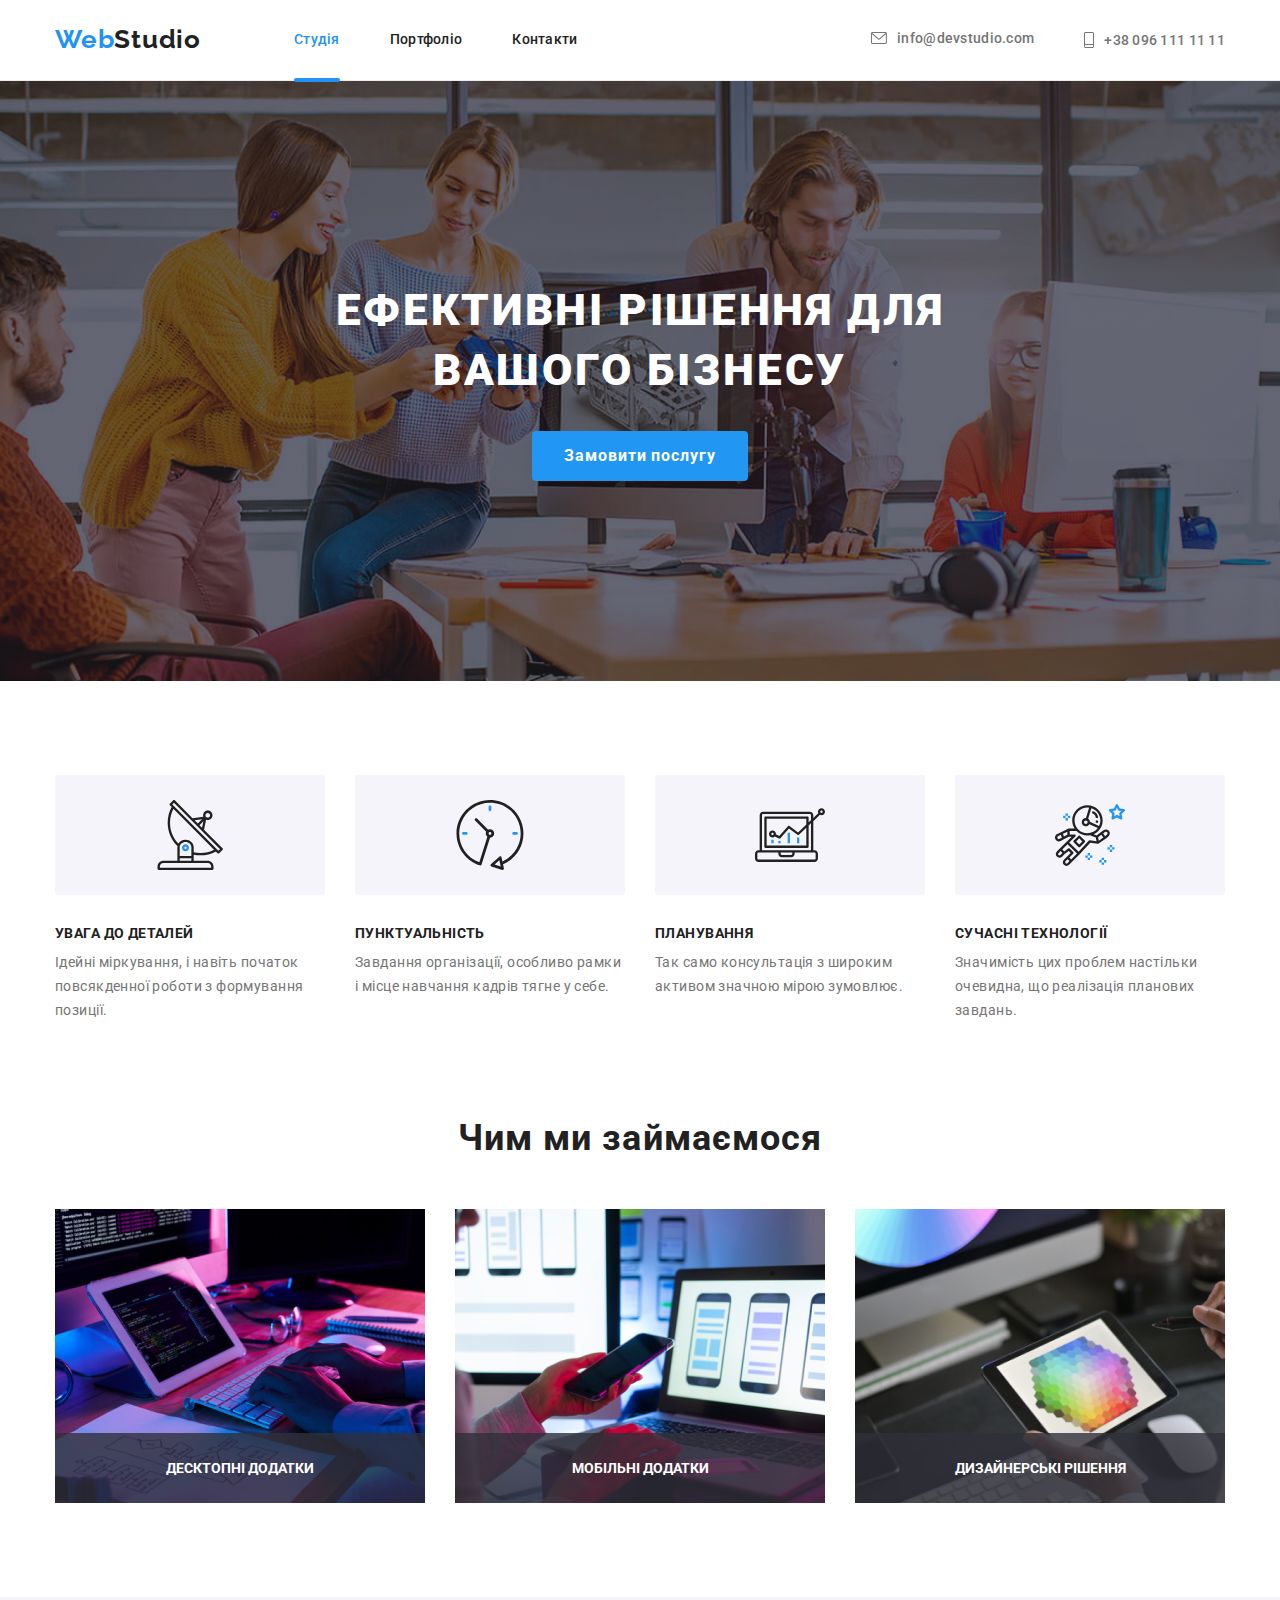
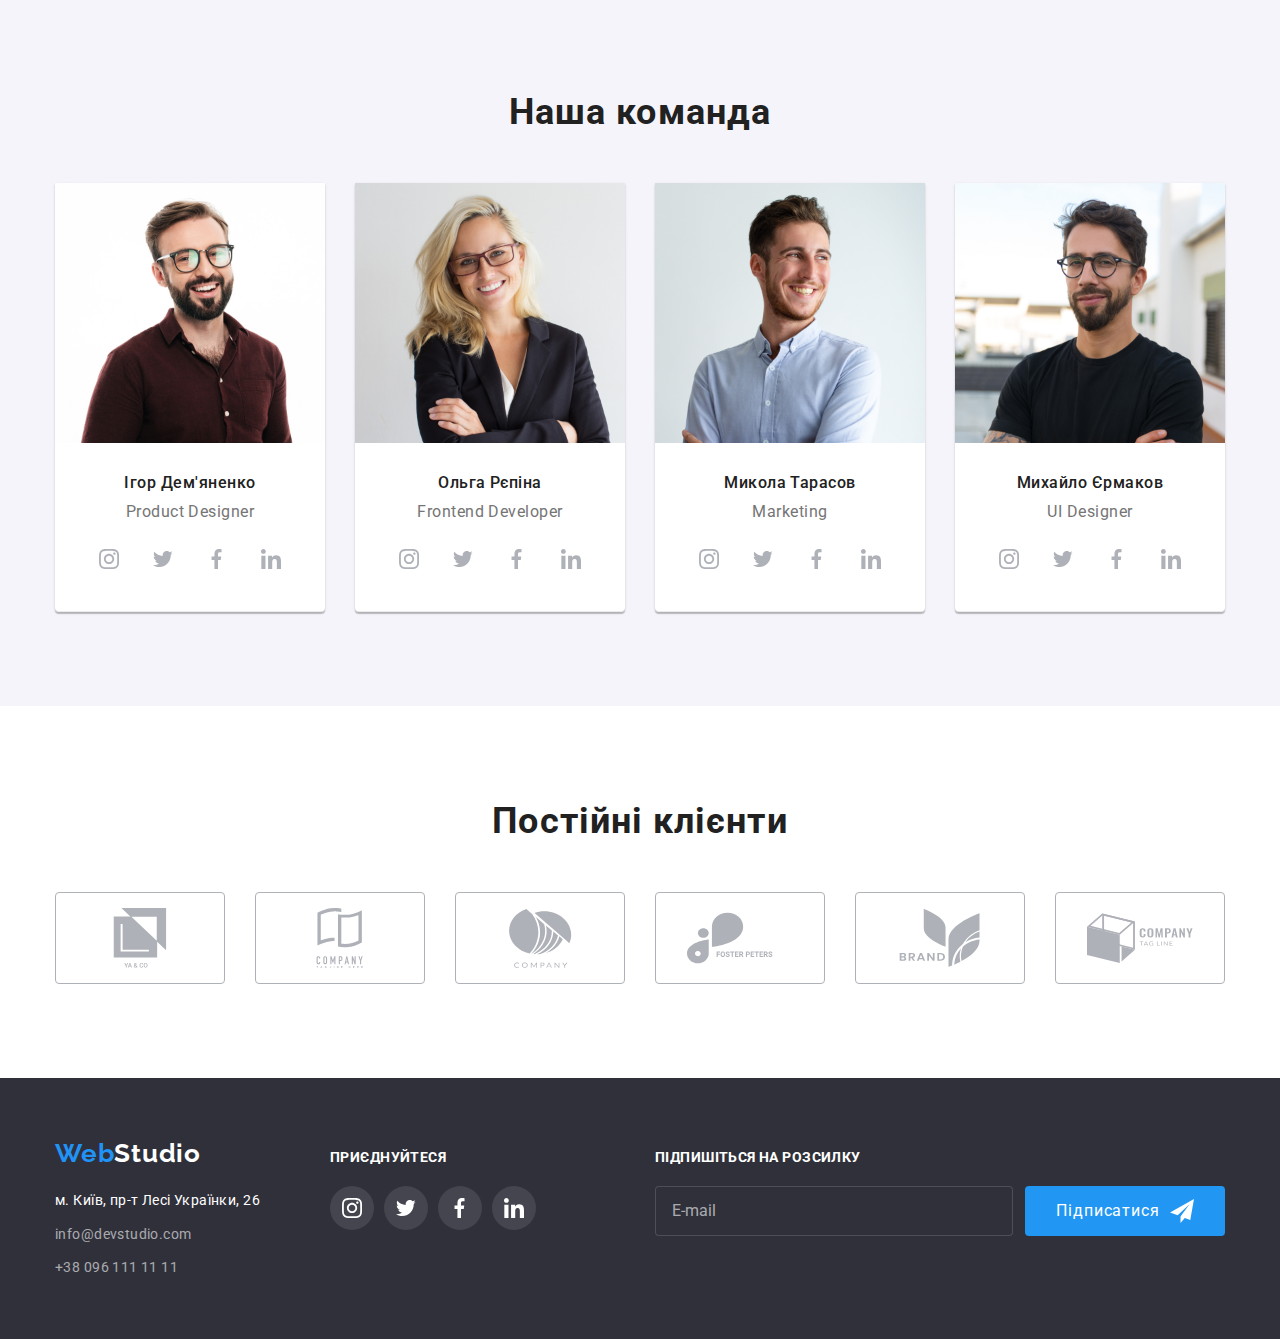
<file: index.html>
<!DOCTYPE html>
<html lang="uk">
  <head>
    <meta charset="UTF-8" />
    <meta http-equiv="X-UA-Compatible" content="IE=edge" />
    <meta name="viewport" content="width=device-width, initial-scale=1.0" />
    <title>WebStudio</title>
    <link href="https://fonts.googleapis.com/css2?family=Raleway:wght@700&family=Roboto:wght@400;500;700;900&display=swap" rel="stylesheet">
    <link rel="stylesheet" href="https://cdn.jsdelivr.net/npm/modern-normalize@1.1.0/modern-normalize.min.css">
    <link rel="stylesheet" href="./css/styles.css">
  </head>
  <body>
    <header class="header">
      <div class="header-container container">
      <nav class="nav-header">
        <a href="logo" class="logo">Web<span class="logo-dark">Studio</span></a>
        <ul class="nav-list list">
          <li class="header-item"><a href="index.html" class="nav-link current link">Студія</a></li>
          <li class="header-item"><a href="./portfolio.html" class="nav-link link">Портфоліо</a></li>
          <li class="header-item"><a href="#Контакти" class="nav-link link">Контакти</a></li>
        </ul>
      </nav>
      <ul class="address-list list">
        <li class="address-item">
          <a href="mailto:info@devstudio.com" class="address-link link"><svg class="address-icon" width="16" height="12"><use href="./images/icons.svg#icon-mail"></use></svg>info@devstudio.com</a>
        </li>
        <li class="address-item">
          <a href="tel:+380961111111" class="address-link link"><svg class="address-icon" width="10" height="16"><use href="./images/icons.svg#icon-phone"></use></svg>+38 096 111 11 11</a></li>
      </ul>
    </div>
    </header>
    <main>
      <section class="baner-header section">
        <div class="baner-container container">
        <h1 class="baner-text">Ефективні рішення для вашого бізнесу</h1>
        <button type="button" class="baner-button" data-modal-open>Замовити послугу</button>
      </div>
      </section>
      <section class="features section">
        <div class="container">
        <h2 hidden>Чим ми особливі</h2>
        <ul class="features-list list">
          <li class="features-item">
            <div class="features-wrapper">
        <svg class="features-icon" width="70" height="70"><use href="./images/icons.svg#icon-group"></use></svg>
      </div>
            <h3 class="features-title">УВАГА ДО ДЕТАЛЕЙ</h3>
            <p class="features-text">
              Ідейні міркування, і навіть початок повсякденної роботи з
              формування позиції.
            </p>
          </li>
          <li class="features-item">
            <div class="features-wrapper">
            <svg class="features-icon" width="70" height="70"><use href="./images/icons.svg#icon-clock"></use></svg>
          </div>
            <h3 class="features-title">ПУНКТУАЛЬНІСТЬ</h3>
            <p class="features-text">
              Завдання організації, особливо рамки і місце навчання кадрів тягне
              у себе.
            </p>
          </li>
          <li class="features-item">
            <div class="features-wrapper">
            <svg class="features-icon" width="70" height="70"><use href="./images/icons.svg#icon-diagram"></use></svg>
          </div>
            <h3 class="features-title">ПЛАНУВАННЯ</h3>
            <p class="features-text">
              Так само консультація з широким активом значною мірою зумовлює.
            </p>
          </li>
          <li class="features-item">
            <div class="features-wrapper">
            <svg class="features-icon" width="70" height="70"><use href="./images/icons.svg#icon-astronaut"></use></svg>
            </div>
            <h3 class="features-title">СУЧАСНІ ТЕХНОЛОГІЇ</h3>
            <p class="features-text">
              Значимість цих проблем настільки очевидна, що реалізація планових
              завдань.
            </p>
          </li>
        </ul>
      </div>
      </section>
      <section class="examples section ">
        <div class="examples-container container">
        <h2 class="examples-title">Чим ми займаємося</h2>
        <ul class="examples-list list">
          <li class="examples-item">
            <div class="activity">
            <img
              src="./images/computer.jpg"
              alt="зображення рук на клавіатурі"
              width="370"
            />
            <p class="activity-text">Десктопні додатки</p>
            </div>
          </li>
          <li class="examples-item">
            <div class="activity">
            <img
              src="./images/phone.jpg"
              alt="зображення телефоу в руках"
              width="370"
            />
            <p class="activity-text">Мобільні додатки</p>
          </div>
          </li>
          <li class="examples-item">
            <div class="activity">
            <img
              src="./images/tablet.jpg"
              alt=" зображення планшету в руках"
              width="370"
            />
            <p class="activity-text">Дизайнерські рішення</p>
          </div>
          </li>
        </ul>
      </div>
      </section>
      <section class="team section">
        <div class="team-container container">
        <h2 class="team-title">Наша команда</h2>
        <ul class="team-list list">
          <li class="team-item">
            <img
              src="./images/team-product.jpg"
              alt="усміхненний чоловік в сорчці коричневого кольору"
              width="270"
            />
            <div class="team-wrapper">
            <h3 class="team-members">Ігор Дем'яненко</h3>
            <p lang="en" class="team-text">Product Designer</p>
            <ul class="socials list">
              <li><a href="#instagram" class="socials-link"><svg class="team-icon" width="20" height="20"><use href="./images/icons.svg#icon-instagram"></use></svg></a></li>
              <li><a href="#twetter" class="socials-link"><svg class="team-icon" width="20" height="20"><use href="./images/icons.svg#icon-twetter"></use></svg></a></li>
              <li><a href="#facebook" class="socials-link"><svg class="team-icon" width="20" height="20"><use href="./images/icons.svg#icon-facebook"></use></svg></a></li>
              <li><a href="#linkedin" class="socials-link"><svg class="team-icon" width="20" height="20"><use href="./images/icons.svg#icon-linkedin"></use></svg></a></li>
            </ul> 
          </div>
          </li>
          <li class="team-item">
            <img
              src="./images/team-frontend.jpg"
              alt="усміхненна блондинка у діловому костюмі"
              width="270"
            />
            <div class="team-wrapper">
            <h3 class="team-members">Ольга Рєпіна</h3>
            <p lang="en" class="team-text">Frontend Developer</p>
            <ul class="socials list">
              <li><a href="#instagram" class="socials-link"><svg class="team-icon" width="20" height="20"><use href="./images/icons.svg#icon-instagram"></use></svg></a></li>
              <li><a href="#twetter" class="socials-link"><svg class="team-icon" width="20" height="20"><use href="./images/icons.svg#icon-twetter"></use></svg></a></li>
              <li><a href="#facebook" class="socials-link"><svg class="team-icon" width="20" height="20"><use href="./images/icons.svg#icon-facebook"></use></svg></a></li>
              <li><a href="#linkedin" class="socials-link"><svg class="team-icon" width="20" height="20"><use href="./images/icons.svg#icon-linkedin"></use></svg></a></li>
            </ul> 
          </div>
          </li>
          <li class="team-item">
            <img
              src="./images/team-marketing.jpg"
              alt="усміхненний молодий чоловік у світлій сорочці"
              width="270"
            />
            <div class="team-wrapper">
            <h3 class="team-members">Микола Тарасов</h3>
            <p lang="en" class="team-text">Marketing</p>
            <ul class="socials list">
              <li><a href="#instagram" class="socials-link"><svg class="team-icon" width="20" height="20"><use href="./images/icons.svg#icon-instagram"></use></svg></a></li>
              <li><a href="#twetter" class="socials-link"><svg class="team-icon" width="20" height="20"><use href="./images/icons.svg#icon-twetter"></use></svg></a></li>
              <li><a href="#facebook" class="socials-link"><svg class="team-icon" width="20" height="20"><use href="./images/icons.svg#icon-facebook"></use></svg></a></li>
              <li><a href="#linkedin" class="socials-link"><svg class="team-icon" width="20" height="20"><use href="./images/icons.svg#icon-linkedin"></use></svg></a></li>
            </ul> 
          </div>
          </li>
          <li class="team-item">
            <img
              src="./images/team_ui-designer.jpg"
              alt="молодий чоловік у футболці чорного кольору підморкує"
              width="270"
            />
            <div class="team-wrapper">
            <h3 class="team-members">Михайло Єрмаков</h3>
            <p lang="en" class="team-text">UI Designer</p>
            <ul class="socials list">
              <li><a href="#instagram" class="socials-link"><svg class="team-icon" width="20" height="20"><use href="./images/icons.svg#icon-instagram"></use></svg></a></li>
              <li><a href="#twetter" class="socials-link"><svg class="team-icon" width="20" height="20"><use href="./images/icons.svg#icon-twetter"></use></svg></a></li>
              <li><a href="#facebook" class="socials-link"><svg class="team-icon" width="20" height="20"><use href="./images/icons.svg#icon-facebook"></use></svg></a></li>
              <li><a href="#linkedin" class="socials-link"><svg class="team-icon" width="20" height="20"><use href="./images/icons.svg#icon-linkedin"></use></svg></a></li>
            </ul> 
          </div>
          </li>
        </ul>
      </div>
      </section>
      <section class="customers section">
        <div class="container">
        <h2 class="customers-title">Постійні клієнти</h2>
        <ul class="customers-list list">
        <li><a href="#" class="customers-link"><svg class="customers-icon" width="106" height="60"><use href="./images/icons.svg#icon-ya-co"></use></svg></a></li>
        <li><a href="#" class="customers-link"><svg class="customers-icon" width="106" height="60"><use href="./images/icons.svg#icon-company-tagline"></use></svg></a></li>
        <li><a href="#" class="customers-link"><svg class="customers-icon" width="106" height="60"><use href="./images/icons.svg#icon-company"></use></svg></a></li>
        <li><a href="#" class="customers-link"><svg class="customers-icon" width="106" height="60"><use href="./images/icons.svg#icon-foster-peters"></use></svg></a></li>
        <li><a href="#" class="customers-link"><svg class="customers-icon" width="106" height="60"><use href="./images/icons.svg#icon-brand"></use></svg></a></li>
        <li><a href="#" class="customers-link"><svg class="customers-icon" width="106" height="60"><use href="./images/icons.svg#icon-tag-line"></use></svg></a></li>
      </ul>
      </div>
      </section>
    </main>
    <footer class="footer">
      <div class="container  footer-container">
      <div class="address-wrapper">
      <a href="logo" class="logo link">Web<span class="logo-light">Studio</span></a>
      <address class="address">
        <ul class="address-list-footer list">
          <li class="address-list-item"><p class="address-text">м. Київ, пр-т Лесі Українки, 26</p></li>
          <li class="address-list-item">
            <a href="mailto:info@devstudio.com" class="contacts-link link">info@devstudio.com</a>
          </li>
          <li class="address-list-item"><a href="tel:+380961111111" class="contacts-link link">+38 096 111 11 11</a></li>
        </ul>
      </address>
      </div>
        <div class="footer-link">
        <p class="footer-title">Приєднуйтеся</p>
        <ul class="footer-icon-list list">
          <li><a href="#instagram" class="footer-socials"><svg class="footer-icon" width="20" height="20"><use href="./images/icons.svg#icon-instagram"></use></svg></a></li>
          <li><a href="#twetter" class="footer-socials"><svg class="footer-icon" width="20" height="20"><use href="./images/icons.svg#icon-twetter"></use></svg></a></li>
          <li><a href="#facebook" class="footer-socials"><svg class="footer-icon" width="20" height="20"><use href="./images/icons.svg#icon-facebook"></use></svg></a></li>
          <li><a href="#linkedin" class="footer-socials"><svg class="footer-icon" width="20" height="20"><use href="./images/icons.svg#icon-linkedin"></use></svg></a></li>
        </ul>
      </div>

        <form class="footer-form">
          <p class="title-social">Підпишіться на розсилку</p>
          <div class="form-content">
            <input type="email" name="email" id="email" class="footer-email" placeholder="E-mail">
            <button type="submit" class="footer-button">Підписатися <svg class="footer-send-icon" width="24" height="24"><use href="./images/icons.svg#icon-send"></use></svg>
            </button>
          </div>
        </form> 
    </div>
    </footer>
    <div class="backdrop is-hidden" data-modal>
<div class="modal">
  <button class="modal-close-button" type="button" data-modal-close><svg class="close-icon"><use href="./images/icons.svg#icon-close.svg"></use></svg>
  </button>
  <p class="modal-name">Залиште свої дані, ми вам передзвонимо</p>
  <form name="contacts-form">
    <label class="form-label" for="person-name">Ім'я</label>
    <div class="form-control">
      <input class="form-input" id="person-name" type="text" name="person-name">
      <svg class="modal-icons" width="18" height="18"> <use href="./images/icons.svg#icon-person-modal"></use></svg>
    </div>
    <label class="form-label" for="tel-number">Телефон</label>
    <div class="form-control">
      <input class="form-input" id="tel-number" type="tel" name="tel-number">
      <svg class="modal-icons" width="18" height="18"> <use href="./images/icons.svg#icon-phone-modal"></use></svg>
    </div>
    <label class="form-label" for="email">Пошта</label>
    <div class="form-control">
      <input class="form-input" id="e-mail" type="email" name="email">
      <svg class="modal-icons" width="18" height="18"> <use href="./images/icons.svg#icon-email-modal"></use></svg>
    </div>
    <label class="form-label" for="tel-number">Коментар</label>
    <textarea class="comment" name="comment" rows="8" placeholder="Введіть текст"></textarea>
    <div class="form-checkbox">
      <label class="form-checkbox-label">
      <input class="form-check-box" type="checkbox" name="checkbox">
      <span class="checkbox-icon"></span>Погоджуюся з розсилкою та приймаю
      </label>
      <a href="#" class="form-contract">Умови договору</a>
    </div>
    <button type="submit" class="button-submit">Відправити</button>
  </form>
</div>
    </div>
    <script src="./js/modal.js"></script>
</body>
</html>
</file>
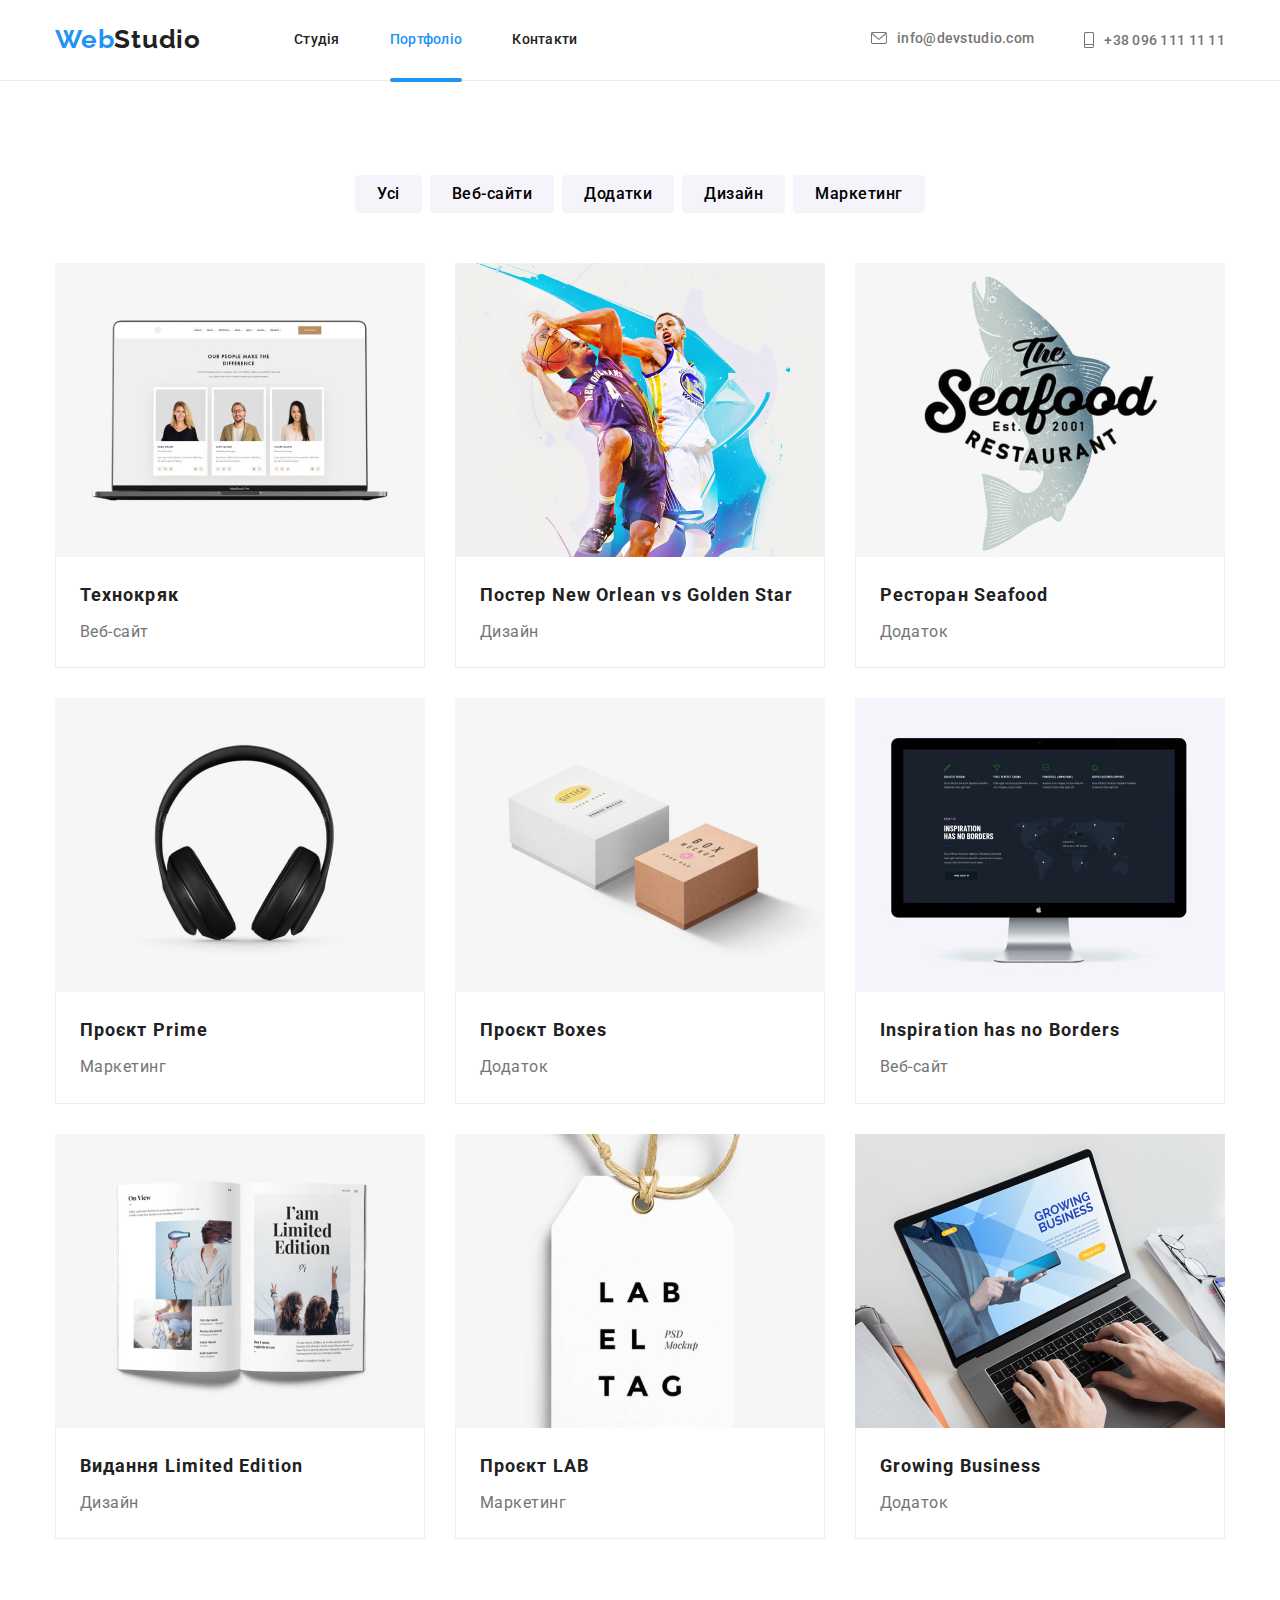
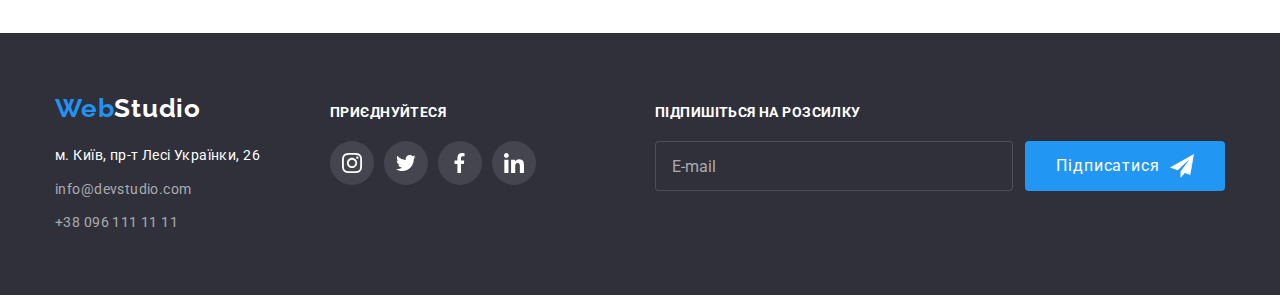
<file: portfolio.html>
<!DOCTYPE html>
<html lang="en">
  <head>
    <meta charset="UTF-8" />
    <meta http-equiv="X-UA-Compatible" content="IE=edge" />
    <meta name="viewport" content="width=device-width, initial-scale=1.0" />
    <title>Portfolio</title>
    <link
      href="https://fonts.googleapis.com/css2?family=Raleway:wght@700&family=Roboto:wght@400;500;700;900&display=swap"
      rel="stylesheet"
    />
    <link
      rel="stylesheet"
      href="https://cdn.jsdelivr.net/npm/modern-normalize@1.1.0/modern-normalize.min.css"
    />
    <link rel="stylesheet" href="./css/styles.css" />
  </head>
  <body>
    <header class="header">
      <div class="header-container container">
        <nav class="nav-header">
          <a href="logo" class="logo"
            >Web<span class="logo-dark">Studio</span></a
          >
          <ul class="nav-list list">
            <li class="header-item">
              <a href="index.html" class="nav-link link">Студія</a>
            </li>
            <li class="header-item">
              <a href="./portfolio.html" class="nav-link current link"
                >Портфоліо</a
              >
            </li>
            <li class="header-item">
              <a href="#" class="nav-link link">Контакти</a>
            </li>
          </ul>
        </nav>
        <ul class="address-list list">
          <li class="address-item">
            <a href="mailto:info@devstudio.com" class="address-link link"
              ><svg class="address-icon" width="16" height="12"><use href="./images/icons.svg#icon-mail"></use></svg>info@devstudio.com</a
            >
          </li>
          <li class="address-item">
            <a href="tel:+380961111111" class="address-link link"
              ><svg class="address-icon" width="10" height="16"><use href="./images/icons.svg#icon-phone"></use></svg>+38 096 111 11 11</a
            >
          </li>
        </ul>
      </div>
    </header>
    <main>
      <section class="portfolio-button section">
        <div class="filter-container container">
          <h1 hidden>Фільтр сторінки Портфоліо</h1>
          <ul class="filters-list list">
            <li class="filters-item"><button type="button" class="filters-button">Усі</button></li>
            <li class="filters-item">
              <button type="button" class="filters-button">Веб-сайти</button>
            </li>
            <li class="filters-item">
              <button type="button" class="filters-button">Додатки</button>
            </li>
            <li class="filters-item">
              <button type="button" class="filters-button">Дизайн</button>
            </li>
            <li class="filters-item">
              <button type="button" class="filters-button">Маркетинг</button>
            </li>
          </ul>
          <h2 hidden>Проєкти</h2>
          <ul class="project-list list">
            <li class="project-item">
              <div class="portfolio-thumb">
              <img
                src="./images/technocrat.jpg"
                alt="зображений ноутбук з трьома картками працівників"
                width="370"
              />
              <div class="portfolio-overlay">
                <p class="overlay-text">Ресурс пропонує комплексні пропозиції з різним рівнем функціоналу та сервісів. Все це дозволить відвідувачу отримати вичерпні відомості про компанію чи приватну особу.</p>
              </div>
            </div>
              <div class="project-wrapper">
              <h3 class="project-title">Технокряк</h3>
              <p class="project-text">Веб-сайт</p>  
            </div>
            </li>
            <li class="project-item">
              <div class="portfolio-thumb">
              <img
                src="./images/poster.jpg"
                alt="зображений постер з гравцями баскетболу"
                width="370"
              />
              <div class="portfolio-overlay">
                <p class="overlay-text">Ресурс пропонує комплексні пропозиції з різним рівнем функціоналу та сервісів. Все це дозволить відвідувачу отримати вичерпні відомості про компанію чи приватну особу.</p>
              </div>
            </div>
              <div class="project-wrapper">
              <h3 lang="en" class="project-title">
                Постер New Orlean vs Golden Star
              </h3>
              <p class="project-text">Дизайн</p> 
            </div>
            </li>
            <li class="project-item">
              <div class="portfolio-thumb">
              <img
                src="./images/seafood.jpg"
                alt="логотип ресторану з морепродуктами"
                width="370"
              />
              <div class="portfolio-overlay">
                <p class="overlay-text">Ресурс пропонує комплексні пропозиції з різним рівнем функціоналу та сервісів. Все це дозволить відвідувачу отримати вичерпні відомості про компанію чи приватну особу.</p>
              </div>
            </div>
              <div class="project-wrapper">
              <h3 class="project-title">Ресторан Seafood</h3>
              <p class="project-text">Додаток</p>
            </div>
            </li>
            <li class="project-item">
              <div class="portfolio-thumb">
              <img
                src="./images/prime.jpg"
                alt="зображені навушники чорного кольору"
                width="370"
              />
              <div class="portfolio-overlay">
                <p class="overlay-text">Ресурс пропонує комплексні пропозиції з різним рівнем функціоналу та сервісів. Все це дозволить відвідувачу отримати вичерпні відомості про компанію чи приватну особу.</p>
              </div>
            </div>
              <div class="project-wrapper">
              <h3 class="project-title">Проєкт Prime</h3>
              <p class="project-text">Маркетинг</p>
            </div>
            </li>
            <li class="project-item">
              <div class="portfolio-thumb">
              <img
                src="./images/boxes-project.jpg"
                alt="зображено дві коробки бежевого та білого кольорів"
                width="370"
              />
              <div class="portfolio-overlay">
                <p class="overlay-text">Ресурс пропонує комплексні пропозиції з різним рівнем функціоналу та сервісів. Все це дозволить відвідувачу отримати вичерпні відомості про компанію чи приватну особу.</p>
              </div>
            </div>
              <div class="project-wrapper">
              <h3 class="project-title">Проєкт Boxes</h3>
              <p class="project-text">Додаток</p>
            </div>
            </li>
            <li class="project-item">
              <div class="portfolio-thumb">
              <img
                src="./images/inspiration-borders.jpg"
                alt="зображений монітор компютера"
                width="370"
              />
              <div class="portfolio-overlay">
                <p class="overlay-text">Ресурс пропонує комплексні пропозиції з різним рівнем функціоналу та сервісів. Все це дозволить відвідувачу отримати вичерпні відомості про компанію чи приватну особу.</p>
              </div>
            </div>
              <div class="project-wrapper">
              <h3 lang="en" class="project-title">
                Inspiration has no Borders
              </h3>
              <p class="project-text">Веб-сайт</p>
            </div>
            </li>
            <li class="project-item">
              <div class="portfolio-thumb">
              <img
                src="./images/limited-edition.jpg"
                alt="зображений журнал з фотографіями дівчат"
                width="370"
              />
              <div class="portfolio-overlay">
                <p class="overlay-text">Ресурс пропонує комплексні пропозиції з різним рівнем функціоналу та сервісів. Все це дозволить відвідувачу отримати вичерпні відомості про компанію чи приватну особу.</p>
              </div>
            </div>
              <div class="project-wrapper">
              <h3 class="project-title">Видання Limited Edition</h3>
              <p class="project-text">Дизайн</p>
            </div>
            </li>
            <li class="project-item">
              <div class="portfolio-thumb">
              <img
                src="./images/lab.jpg"
                alt="зображено етикетку з написом LAB"
                width="370"
              />
              <div class="portfolio-overlay">
                <p class="overlay-text">Ресурс пропонує комплексні пропозиції з різним рівнем функціоналу та сервісів. Все це дозволить відвідувачу отримати вичерпні відомості про компанію чи приватну особу.</p>
              </div>
            </div>
              <div class="project-wrapper">
              <h3 class="project-title">Проєкт LAB</h3>
              <p class="project-text">Маркетинг</p>
            </div>
            </li>
            <li class="project-item">
              <div class="portfolio-thumb">
              <img
                src="./images/growing-business.jpg"
                alt="зображено руки чоловіка який друкує на ноутбуці"
                width="370"
              />
              <div class="portfolio-overlay">
                <p class="overlay-text">Ресурс пропонує комплексні пропозиції з різним рівнем функціоналу та сервісів. Все це дозволить відвідувачу отримати вичерпні відомості про компанію чи приватну особу.</p>
              </div>
            </div>
              <div class="project-wrapper">
              <h3 lang="en" class="project-title">Growing Business</h3>
              <p class="project-text">Додаток</p>
            </div>
            </li>
          </ul>
        </div>
      </section>
    </main>
    <footer class="footer">
      <div class="container  footer-container">
      <div class="address-wrapper">
      <a href="logo" class="logo link">Web<span class="logo-light">Studio</span></a>
      <address class="address">
        <ul class="address-list-footer list">
          <li class="address-list-item"><p class="address-text">м. Київ, пр-т Лесі Українки, 26</p></li>
          <li class="address-list-item">
            <a href="mailto:info@devstudio.com" class="contacts-link link">info@devstudio.com</a>
          </li>
          <li class="address-list-item"><a href="tel:+380961111111" class="contacts-link link">+38 096 111 11 11</a></li>
        </ul>
      </address>
      </div>
        <div class="footer-link">
        <h2 class="footer-title">Приєднуйтеся</h2>
        <ul class="footer-icon-list list">
          <li><a href="#instagram" class="footer-socials"><svg class="footer-icon" width="20" height="20"><use href="./images/icons.svg#icon-instagram"></use></svg></a></li>
          <li><a href="#twetter" class="footer-socials"><svg class="footer-icon" width="20" height="20"><use href="./images/icons.svg#icon-twetter"></use></svg></a></li>
          <li><a href="#facebook" class="footer-socials"><svg class="footer-icon" width="20" height="20"><use href="./images/icons.svg#icon-facebook"></use></svg></a></li>
          <li><a href="#linkedin" class="footer-socials"><svg class="footer-icon" width="20" height="20"><use href="./images/icons.svg#icon-linkedin"></use></svg></a></li>
        </ul>
      </div>
        <form class="footer-form">
          <h3 class="title-social">Підпишіться на розсилку</h3>
          <div class="form-content">
            <input type="email" name="email" id="email" class="footer-email" placeholder="E-mail">
            <button type="submit" class="footer-button">Підписатися <svg class="footer-send-icon" width="24" height="24"><use href="./images/icons.svg#icon-send"></use></svg>
            </button>
          </div>
        </form>
     
    </div>
    </footer>
  </body>
</html>
</file>
<file: css/styles.css>
:root {
    --color-background: #fff;
    --color-primary: #2193f6;
    --color-section: #f5f4fa;
    --color-text: #212121;
    --color-button: #2196F3;
}
body {
    font-family: 'Roboto',sans-serif;
    color:var(--color-text);
}
/* reset start*/
h1,h2,h3,h4,h5,h6,p {
    margin: 0;
}
.link {
    text-decoration: none;
}
.list {
    list-style: none;
    margin: 0;
    padding: 0;
}
/* reset and*/
.section {
    padding: 94px 0;
}
.container {
    width: 1200px;
    padding: 0 15px;
    margin: 0 auto;
}
.logo {
    color:var(--color-primary);
    font-family: 'Raleway', sans-serif;
    font-weight: 700;
    font-size: 26px;
    line-height: 1.20;
    letter-spacing: 0.03em;
    text-decoration: none;
}
.logo-light {
    color: var(--color-background);
}
.logo-dark {
    color: var(--color-text);
}
.header-container {
    display: flex;
}
.header {
    border-bottom: 1px solid #ececec;
}
.nav-header {
    display: flex;
    align-items: center;
}
.nav-list {
    display: flex;
    margin-left: 93px;
}
.nav-link {
    display: block;
    color:var(--color-text);
    font-weight: 500;
    font-size: 14px;
    line-height: 1.14;
    letter-spacing: 0.02em; 
    padding-top: 32px;
    padding-bottom: 32px;
    position: relative;
    transition: color 250ms cubic-bezier(0.4, 0, 0.2, 1);
}
.header-item:not(:last-child) {
    margin-right: 50px;
    align-items: center;
}
.nav-link.current {
    color: var(--color-primary);
}
.nav-link:hover,
.nav-link:focus {
    color:var(--color-primary);
}
.current::after {  
    display: inline-block;
    content: '';
    width: 100%;
    height: 4px;
    position: absolute;
    left: 0;
    bottom: -2px;
    background-color: var(--color-primary);
    border-radius: 2px;
}
.address-list {
    display: flex;
    margin-left: auto;
}
.address-item:not(:last-child) {
    margin-right: 50px;
    align-items: center;
}
.address-link {
    display: flex;
    color: #757575;
    align-items: center;
    font-weight: 500;
    font-size: 14px;
    line-height: 0.9;
    letter-spacing: 0.02em;
    padding: 32px 0;
    transition: color 250ms cubic-bezier(0.4, 0, 0.2, 1);
}
.address-link:hover,
.address-link:focus {
    color:var(--color-primary); 
}
.address-icon {
    fill: currentColor;
    margin-right: 10px;
}
.features-wrapper {
    display: flex;
    width: 270px;
    height: 120px;
    margin-bottom: 30px;
    margin-right: 30px;
    background-color: var(--color-section); 
    border-radius: 4px;
    align-items: center;
    justify-content: center;
}
.baner-header {
    margin: 0 auto;
    background-color: #2f303a;
    color: var(--color-background);
    padding: 200px 0;
    background-image: linear-gradient(to right, rgba(47, 48, 58, 0.4), rgba(47, 48, 58, 0.4)),
    url(../images/background.jpg);
    background-size: 1600px;
    max-width: 1600px;
    background-repeat: no-repeat;
    background-position: center;
}

.baner-text {
    color:var(--color-background);
    font-weight: 900;
    font-size: 44px;
    line-height: 1.36;
    text-align: center;
    letter-spacing: 0.06em;
    text-transform: uppercase;
    width: 696px;
    margin: 0 auto;
    margin-bottom: 30px;
}   
.baner-button {
    display: block;
    margin: 0 auto;
    width: 216px;
    min-height: 50px;
    color: #fff;
    background-color: var(--color-button);
    font-family: inherit;
    border-radius: 4px;
    border: none;
    font-weight: 700;
    font-size: 16px;
    line-height: 1.88;
    letter-spacing: 0.06em;
    cursor: pointer;
}
.fetures-container {
    display: flex;
}
.features-list {
    display: flex;
}
.features-item {
    width: 270px;
    margin-right: 30px;
}
.features-item:last-child {
    margin-right: 0;
}
.features-title {
    font-weight: 700;
    font-size: 14px;
    line-height: 1.15;
    letter-spacing: 0.03em;
    text-transform: uppercase;
    margin-bottom: 10px;
}
.features-text {
    font-weight: 400;
    font-size: 14px;
    color: #757575;
    line-height: 1.71;
    letter-spacing: 0.03em;
}
.examples {
    padding-top: 0;
}
.examples-container {
    display: flexbox;
}
.examples-title {
    text-align: center;
    font-size: 36px;
    line-height: 1.17;
    letter-spacing: 0.03em;
    margin-bottom: 50px;
}
.examples-item {
    width: 370px;
    margin-right: 30px;
    margin-left: 0;
}
.examples-item:last-child {
    margin-right: 0;
}
.examples-list {
    display: flex;
}
.activity {
    display: flex;
    position: relative;
    justify-content: center;
}
.activity::before {
    content: "";
    position: absolute;
    bottom: 0;
    width: 100%;
    height: 70px;
    background-color: rgba(47, 48, 58, 0.8);
}
.activity-text {
    position: absolute;
    bottom: 0;
    margin: 0;
    padding: 27px 0;
    font-weight: 700;
    font-size: 14px;
    line-height: 1.143;
    text-transform: uppercase;
    color: #FFFFFF;
}
.container-team {
    display: flex;
}
.team {
    background-color:var(--color-section);
}
.team-title {
    display: flex;
    justify-content: center;
    font-size: 36px;
    line-height: 1.17;
    letter-spacing: 0.03em;
    margin-bottom: 50px;
}
.team-list {
    display: flex;
    flex-wrap: wrap;
    margin-right: -30px;
    margin-bottom: -30px;
}
.team-item {
    margin-right: 30px;
    margin-bottom: 30px;
    background-color: var(--color-background);
    border-bottom: 1px solid #ececec;
    box-shadow: 0px 1px 3px rgba(0, 0, 0, 0.12), 0px 1px 1px rgba(0, 0, 0, 0.014), 0px 2px 1px rgba(0, 0, 0, 0.2);
    border-radius: 0px 0px 4px 4px;
}
img {
    display: block;
}
.team-members {
    margin-bottom: 10px;
    font-weight: 500;
    font-size: 16px;
    line-height: 1.19;
    text-align: center;
    letter-spacing: 0.03em;
}
.team-text { 
    margin-bottom: 16px;
    font-size: 16px;
    line-height: 1.19;
    color: #757575;
    text-align: center;
    letter-spacing: 0.03em;
}
.socials {
    display: flex;
    align-items: center;
    justify-content: center;
    gap: 10px;
}
.socials-link {
    display: flex;
    align-items: center;
    justify-content: center;
    width: 44px;
    height: 44px;
    border-radius: 50%;
    fill: #afb1b8;
    transition: fill 250ms cubic-bezier(0.4, 0, 0.2, 1), background-color 250ms cubic-bezier(0.4, 0, 0.2, 1);
}
.socials-link:hover,
.socials-link:focus {
        fill: #fff;
        background-color: var(--color-primary); 
}
.team-wrapper {
    padding: 30px 0;
}
.customers-title {
    text-align: center;
    font-size: 36px;
    letter-spacing: 0.03em;
    line-height: 1.17;
    margin-bottom: 50px;
}
.customers-link {
    width: 170px;
    height: 92px;
    border: 1px solid #afb1b8;
    border-radius: 4px;
    display: flex;
    align-items: center;
    justify-content: center;
    fill: #afb1b8; 
    transition: fill 250ms cubic-bezier(0.4, 0, 0.2, 1), border-color 250ms cubic-bezier(0.4, 0, 0.2, 1); 
}
.customers-link:hover,
.customers-link:focus {
    fill: var(--color-button);
    border-color: var(--color-button);
}
.customers-list {
    display: flex;
    gap: 30px;
}
.footer {
    background-color: #2f303a;
    padding: 60px 0;
    
}
.address {
    font-style: normal;
    margin-top: 20px;

}
.address-list-item:not(:last-child) {
    margin-bottom: 9px;
}
.address-text {
    font-size: 14px;
    line-height: 1.71;
    letter-spacing: 0.03em;
    color: #fff;
}
.contacts-link {
    font-size: 14px;
    line-height: 1.72;
    letter-spacing: 0.03em;
    color:rgba(255, 255, 255, 0.6);
    transition: color 250ms cubic-bezier(0.4, 0, 0.2, 1);
}
.contacts-link:hover, 
.contacts-link:focus {
    color:var(--color-primary);
}
.footer-link {
    margin-left: 70px;
    }
    .footer-text {
        color: #FFFFFF;
        text-align: center;
        font-family: 'Roboto';
        font-weight: 700;
        font-size: 14px;
        letter-spacing: 0.03em;
        line-height: 1.12;
        text-transform: uppercase;
    }
    .footer-icon-list {
        display: flex;
        gap: 10px;
    }
    .footer-icon {
        fill: #FFFFFF;
    }
    .footer-container {
        display: flex;
        align-items: baseline;
    }
    .footer-title {
        font-weight: 700;
        color: #FFFFFF;
        font-size: 14px;
        letter-spacing: 0.03em;
        line-height: 1.12;
        text-transform: uppercase;
        margin-bottom: 20px;
    }
    .footer-socials {
        width: 44px;
        height: 44px;
        display: flex;
        align-items: center;
        justify-content: center;
        background-color: rgba(255, 255, 255, 0.1);
        border-radius: 50%;
        transition: background-color 250ms cubic-bezier(0.4, 0, 0.2, 1);
    }
    .footer-socials:hover,
    .footer-socials:focus {
        background-color: var(--color-button);
    }
    .footer-form {
        margin-left: auto;
    }
    .form-content {
        display: flex;
    }
    .title-social {
        font-weight: 700;
        font-size: 14px;
        line-height: 1.14;
        letter-spacing: 0.03em;
        text-transform: uppercase;
        color: #FFFFFF;
        margin-bottom: 20px;
        
    }
    .footer-button {
        display: flex;
        justify-content: center;
        align-items: center;
        margin-left: 12px;
        border-radius: 4px;
        min-width: 200px;
        height: 50px;
        color: #ffffff;
        background-color: var(--color-button);
        border: none;
        cursor: pointer;
        font-size: 16px;
        line-height: 1.9;
        text-align: center;
        letter-spacing: 0.06em;
    }
    .footer-send-icon {
        fill: #FFFFFF;
        margin-left: 10px;
    }
    .footer-email {
        width: 358px;
        height: 50px;
        border: 1px solid rgba(255, 255, 255, 0.15);
        filter: drop-shadow(0px 4px 4px rgba (0, 0, 0, 0.15 ));
        border-radius: 4px;
        background-color: #2f303a;
        padding: 15px 16px;
    }
    .footer-email::placeholder {
        font-size: 16px;
        line-height: 1.2;
        color: rgba(255, 255, 255, 0.6);
    }
.filters-list {
    display: flex; 
    justify-content: center;
    margin-bottom: 50px;
    gap: 8px;
} 
.filters-item:last-child {
    margin-right: 0;
}
.filters-button {
    font-weight: 700;
    padding: 6px 22px;
    font-weight: 500;
    font-size: 16px; 
    line-height: 1.63;
    text-align: center;
    letter-spacing: 0.03em; 
    background: #f5f4fa;
    border-radius: 4px;
    border: none;
    cursor: pointer;
    transition: color 250ms cubic-bezier(0.4, 0, 0.2, 1), background-color 250ms cubic-bezier(0.4, 0, 0.2, 1), box-shadow 250ms cubic-bezier(0.4, 0, 0.2, 1);
}
.filters-button:hover,
.filters-button:focus {
    color: #FFFFFF;
    background-color:  #2196f3;
    box-shadow: 0px 3px 1px rgba(0, 0, 0, 0.1), 0px 1px 2px rgba(0, 0, 0, 0.08), 0px 2px 2px rgba(0, 0, 0, 0.12);
    border-radius: 4px;
}
.project-list {
    display: flex;
    flex-wrap: wrap;
    margin-right: -30px;
    margin-bottom: -30px;
    
}
.project-wrapper {
    border: 1px solid #eeeeee;
    border-top: none;
    padding: 20px 24px;
    
}
.portfolio-thumb {
    position: relative;
    width: 370px;
    height: 294px;
    overflow: hidden;
}
.portfolio-overlay {
    position: absolute;
    top: 0;
    left: 0;
    width: 100%;
    height: 100%;
    background-color: rgba(33, 150, 243, 0.9);
    transform: translateY(101%);
    transition: transform 250ms cubic-bezier(0.4, 0, 0.2, 1);
}
.overlay-text {
    padding: 60px 24px;
    align-content: center;
    font-size: 18px;
    line-height: 1.56;
    color:#FFFFFF;
}

.project-item:hover .portfolio-overlay,
.project-item:focus .portfolio-overlay {
    transform: translateY(0);
}

img {
    display: block;
}
.project-item {
    margin-right: 30px;
    margin-bottom: 30px;
    width: 370px;
    transition: box-shadow 250ms cubic-bezier(0.4, 0, 0.2, 1),transform 250ms cubic-bezier(0.4, 0, 0.2, 1);
}
.project-item:ntn-child(3n) {
    margin-right: 0;
}
.project-item:ntn-last-child(-n+3) {
    margin-bottom: 0;
}
.project-title {
    color:var(--color-text);
    font-size: 18px;
    line-height: 2.0;
    letter-spacing: 0.06em;
    margin-bottom: 4px;

}
.project-text {
    color: #757575;
    font-weight: 400;
    font-size: 16px ;
    line-height: 1.9;
    letter-spacing: 0.03em;
}

.project-item:hover {
box-shadow: 0px 1px 1px rgba(0, 0, 0, 0.12),
0px 4px 4px rgba(0, 0, 0, 0.06),
1px 4px 6px rgba(0, 0, 0, 0.16);
}
.backdrop {
    position: fixed;
    top: 0;
    left: 0;
    width: 100%;
    height: 100%;
    z-index: 1;
    background-color: rgba(0, 0, 0, 0.2);
    transition: opacity 250ms, visibility 250ms;
}
.backdrop.is-hidden {
    opacity: 0;
    visibility: hidden;
    pointer-events: none;
}
.modal {
    position: absolute;
    top: 50%;
    left: 50%;
    transform: translate(-50%, -50%);
    width: 528px;
    min-height: 581px;
    padding: 40px;
    background-color: var(--color-background);
    box-shadow: 0px 1px 3px rgba(0, 0, 0, 0.12), 0px 1px 1px rgba(0, 0, 0, 0.14), 0px 2px 1px rgba(0, 0, 0, 0.2);
    border-radius: 4px;
}
.modal-name {
    margin-bottom: 12px;
    font-weight: 700;
     font-size: 20px;
     line-height: 1.15;
     text-align: center;
     letter-spacing: 0.03em;
     color: var(--color-text)
}
.modal-close-button {
    display: flex;
    align-items: center;
    justify-content: center;
    border: 1px solid rgba(0, 0, 0, 0.1);
    border-radius: 50%;
    background-color: var(--color-background);
    position: absolute;
    top: 8px;
    right: 8px;
    width: 30px;
    height: 30px;
    cursor: pointer;
}
.close-icon {
    fill: black;
    width: 18px;
    height: 18px;
}
.close-icon:hover {
    fill: #2196F3;
    }
.form-label {
    display: block;
    margin-bottom: 4px;
    font-size: 12px;
    line-height: 1.16;
    letter-spacing: 0.01em;
    color: #757575
    }
.form-control {
    position: relative;
    margin-bottom: 10px;
}
.form-input {
    width: 100%;
    padding: 14px 42px;
    border: 1px solid rgba(33, 33, 33, 0.2);
    border-radius: 4px;
    transition: border-color var(--transition-duration) var(--transition-timing-function);
    outline: none;
}
.form-input:focus {
    border-color: var(--color-primary);
}
.comment {
width: 100%;
height: 120px;
resize: none;
padding: 12px 16px;
border: 1px solid rgba(33, 33, 33, 0.2);
border-radius: 4px;
outline: none;
}
.comment::placeholder {
    font-size: 12px;
    line-height: 1.16;
    letter-spacing: 0.01em;
    color: rgba(117, 117, 117, 0.5);
}
.modal-icons {
    fill: currentColor;
    position: absolute;
    pointer-events: none;
    left: 12px;
    top: 50%;
    transform: translateY(-50%);
}
.form-input:focus + .modal-icons {
    fill: var(--color-button);
}

      /* checkbox start  якась у мене біда з цим (((*/
.form-checkbox {
    display: flex;
    align-items: center;
    justify-content: center;
    margin-top: 20px;
    gap: 4px;
}
.form-check-box {
    appearance: none;
}
.checkbox-icon {
    display: inline-block;
    width: 16px;
    height: 15px;
    border: 2px solid #212121;
    border-radius: 2px; 
    background-color: #fff;
}
.form-checkbox-label {
    display: flex;
    align-items: center;
    justify-content: center;
     font-size: 14px;
     line-height: 1.71;
     color: #757575;
     letter-spacing: 0.03em;
     gap: 8px;
}
.form-check-box:checked + .checkbox-icon {
    background-color: #2196F3;
   border-color: #2196F3;
   background-image: url('../images/checkbox.svg');
   background-size: 11px 8px;
   background-position: center;
   background-repeat: no-repeat;
}
.form-checkbox-label::before {
content: " ";
display: inline-block;
border-color: #212121;
border-radius: 2px;
margin-right: 7px;
}
.form-contract {
    font-size: 14px;
    line-height: 1.71;
    letter-spacing: 0.03em;
    color: rgba(33, 150, 243, 1);
}
         /* checkbox end */
.button-submit {
    display: flex;
    justify-content: center;
    margin: 0 auto;
    margin-top: 30px;
    padding: 10px  52px;
    font-weight: 700;
    font-size: 1.85;
    letter-spacing: 0.06em;
    line-height: 30px;
     background-color: #188ce8;  
     box-shadow: 0px 4px 4px rgba(0, 0, 0, 0.15);
     border-radius: 4px;
     color: #fff;
     border: none;
     cursor: pointer;
}
</file>
